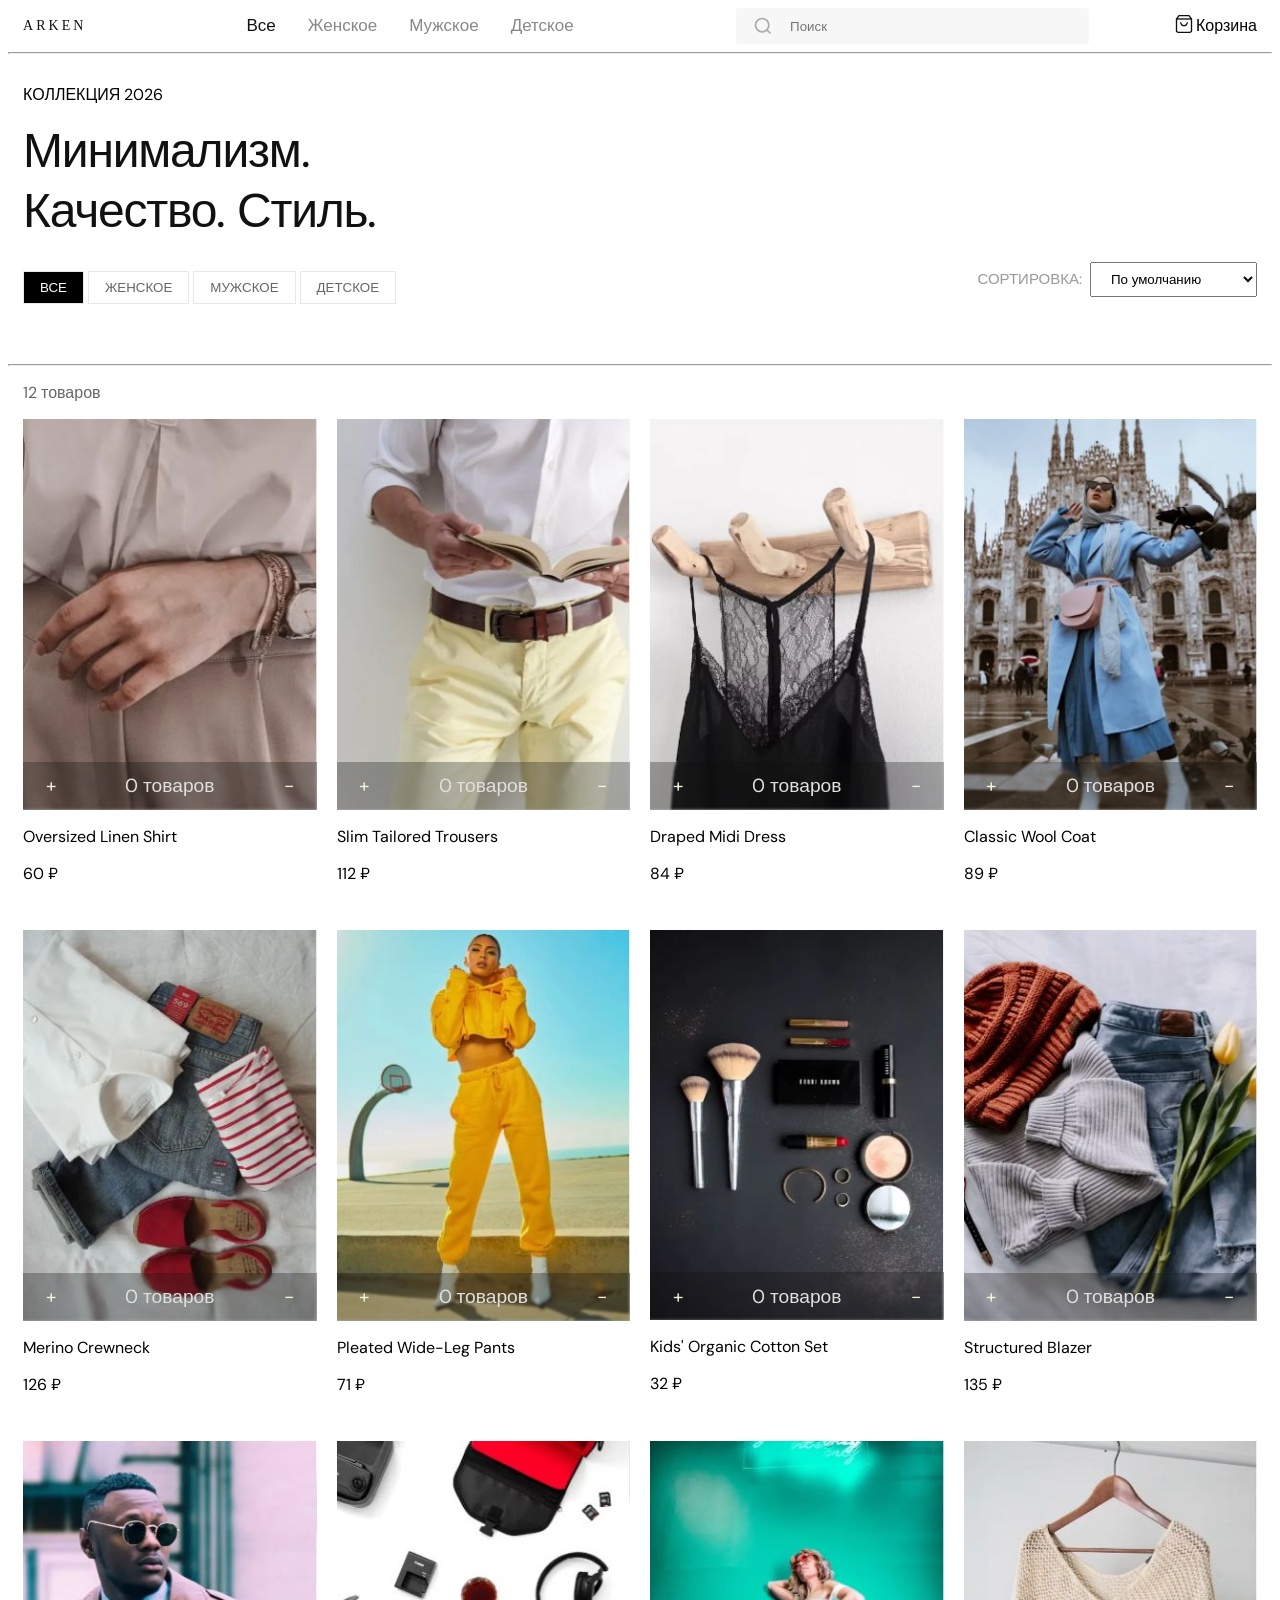
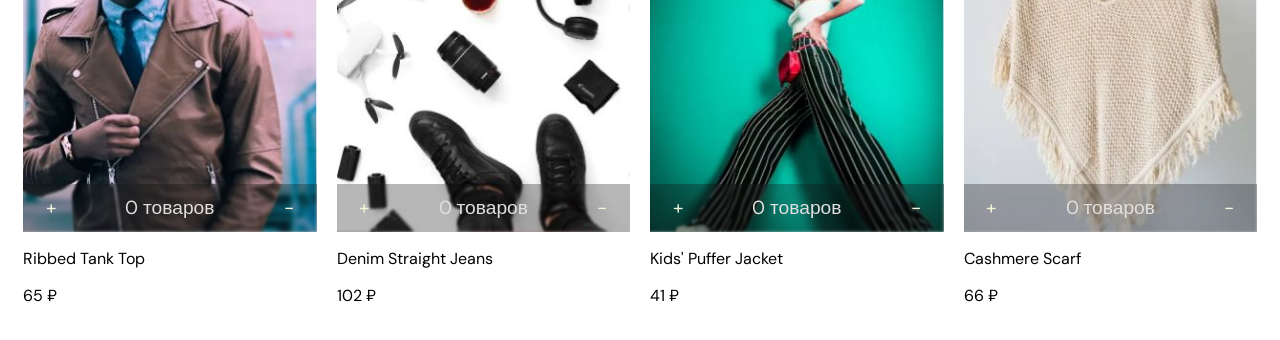
<file: index.html>
<!DOCTYPE html>
<html lang="en">
<head>
    <meta charset="UTF-8">
    <meta name="viewport" content="width=device-width, initial-scale=1.0">
    <link rel="stylesheet" href="CSS/fonts.css">
    <link rel="stylesheet" href="CSS/style.css">
    <title>ARKEN</title>
</head>
<body>
    <header class="header">
        <nav class="navigation"> 
            <div class="container">
                <div class="nav-block">
                    <a href="#"><img src="images/ARKEN.svg" class="logo" alt="ARKEN"></img></a>
                    <div class="nav-left">
                        <button class="np act" value="all">Все</button>
                        <button class="np" value="women">Женское</button>
                        <button class="np" value="men">Мужское</button>
                        <button class="np" value="baby">Детское</button>
                    </div>
                    <div class="nav-right">
                        <div class="search-wrapper">
                            <input type="text" class="poisk" placeholder="Поиск">
                        </div>
                        <div class="korzin-wrapper">
                            <a href="index2.html"><img class="korr" src="images/SVG (1).svg" alt="">
                                <a href="index2.html" class="korz">Корзина</a>
                                <div class="korz__btn" style="display: none;">
                                    <svg xmlns="http://www.w3.org/2000/svg" width="16" height="16" fill="currentColor" class="bi bi-circle-fill" viewBox="0 0 16 16">
                                    <circle cx="8" cy="8" r="8"/>
                                </svg>
                                <p class="korZzz">.</p>    
                                </div></a>
                        </div>
                    </div>
                </div>
            </div>  
        </nav>
        <hr>
    </header>
    <main class="main">
        <section class="about">
            <div class="container">
                <div class="about-title">
                    <p>КОЛЛЕКЦИЯ 2026</p>
                    <p class="about-text">Минимализм. Качество. Стиль.</p>
                </div>
                <button class="filter__toggle" id="filterToggle">
                    <svg xmlns="http://www.w3.org/2000/svg" width="16" height="16" fill="currentColor" class="bi bi-filter" viewBox="0 0 16 16">
                        <path d="M6 10.5a.5.5 0 0 1 .5-.5h3a.5.5 0 0 1 0 1h-3a.5.5 0 0 1-.5-.5m-2-3a.5.5 0 0 1 .5-.5h7a.5.5 0 0 1 0 1h-7a.5.5 0 0 1-.5-.5m-2-3a.5.5 0 0 1 .5-.5h11a.5.5 0 0 1 0 1h-11a.5.5 0 0 1-.5-.5"/>
                    </svg>
                    <span>ФИЛЬТРЫ</span>
                </button>
                <div class="abtstn" id="filterPanel">
                    <div class="about-buttons">
                        <button class="btns active" value="all">Все</button>
                        <button class="btns" value="women">Женское</button>
                        <button class="btns" value="men">Мужское</button>
                        <button class="btns" value="baby">Детское</button>
                    </div>
                    <div class="filt-sort">
                        <p class="filter-text">Сортировка:</p>
                        <select name="" id="myselect1" class="select1">
                            <option value="def-item" selected>По умолчанию</option>
                            <option value="sm-item" >Сначала дешевле</option>
                            <option value="bg-item" >Сначала дороже</option>
                        </select>
                    </div>
                </div>
            </div>
        </section>
        <hr>
        <section class="products">
            <div class="container">
                <p class="product-title">12 товаров</p>
                <div class="product-grid">
                    <div class="product-grid-item" value="60" data-id="1" data-name="Oversized Linen Shirt" data-price="60" data-img="images/main/Oversized Linen Shirt.jpg">
                        <div class="image-wrapper">
                            <img class="product-photo" src="images/main/Oversized Linen Shirt.jpg" alt="Linen Shirt">
                            <div class="ddact">
                                <p class="prplus">+</p>
                                <span class="price">0 товаров</span>
                                <p class="prmin">-</p>
                            </div>
                        </div>
                            <p>Oversized Linen Shirt</p>
                            <p>60 ₽</p>
                        </div>
                    <div class="product-grid-item" value="112" data-id="2" data-name="Slim Tailored Trousers" data-price="112" data-img="images/main/Slim Tailored Trousers.jpg">
                        <div class="image-wrapper">
                            <img class="product-photo" src="images/main/Slim Tailored Trousers.jpg" alt="Trousers">
                            <div class="ddact">
                                <p class="prplus">+</p>
                                <span class="price">0 товаров</span>
                                <p class="prmin">-</p>
                            </div>
                        </div>
                        <p>Slim Tailored Trousers</p>
                        <p>112 ₽</p>
                    </div>
                    <div class="product-grid-item" value="84" data-id="3" data-name="Draped Midi Dress" data-price="84" data-img="images/main/Draped Midi Dress.jpg" >
                        <div class="image-wrapper">
                            <img class="product-photo" src="images/main/Draped Midi Dress.jpg" alt="Draped Midi">
                            <div class="ddact">
                                <p class="prplus">+</p>
                                <span class="price">0 товаров</span>
                                <p class="prmin">-</p>
                            </div>
                        </div>
                        <p>Draped Midi Dress</p>
                        <p>84 ₽</p>
                    </div>
                    <div class="product-grid-item" value="89" data-id="4" data-name="Classic Wool Coat" data-price="89" data-img="images/main/Classic Wool Coat.jpg">
                        <div class="image-wrapper">
                            <img class="product-photo" src="images/main/Classic Wool Coat.jpg" alt="Wool Coat">
                            <div class="ddact">
                                <p class="prplus">+</p>
                                <span class="price">0 товаров</span>
                                <p class="prmin">-</p>
                            </div>
                        </div>
                        <p>Classic Wool Coat</p>
                        <p>89 ₽</p>
                    </div>
                    <div class="product-grid-item" value="126" data-id="5" data-name="Merino Crewneck" data-price="126" data-img="images/main/Merino Crewneck.jpg">
                        <div class="image-wrapper">
                            <img class="product-photo" src="images/main/Merino Crewneck.jpg" alt="Merino Crewneck">
                            <div class="ddact">
                                <p class="prplus">+</p>
                                <span class="price">0 товаров</span>
                                <p class="prmin">-</p>
                            </div>
                        </div>
                        <p>Merino Crewneck</p>
                        <p>126 ₽</p>
                    </div>
                    <div class="product-grid-item" value="71" data-id="6" data-name="Pleated Wide-Leg Pants" data-price="71" data-img="images/main/Pleated Wide-Leg Pants.jpg">
                        <div class="image-wrapper">
                            <img class="product-photo" src="images/main/Pleated Wide-Leg Pants.jpg" alt="Pants">
                            <div class="ddact">
                                <p class="prplus">+</p>
                                <span class="price">0 товаров</span>
                                <p class="prmin">-</p>
                            </div>

                        </div>
                        <p>Pleated Wide-Leg Pants</p>
                        <p>71 ₽</p>
                    </div>
                    <div class="product-grid-item" value="32" data-id="7" data-name="Kids' Organic Cotton Set" data-price="32" data-img="images/main/Kids' Organic Cotton Set.jpg">
                        <div class="image-wrapper">
                            <img class="product-photo" src="images/main/Kids' Organic Cotton Set.jpg" alt="Kids set">
                            <div class="ddact">
                                <p class="prplus">+</p>
                                <span class="price">0 товаров</span>
                                <p class="prmin">-</p>
                            </div>

                        </div>
                        <p>Kids' Organic Cotton Set</p>
                        <p>32 ₽</p>
                    </div>
                    <div class="product-grid-item" value = "135" data-id="8" data-name="Structured Blazer" data-price="135" data-img="images/main/Structured Blazer.jpg">
                        <div class="image-wrapper">
                            <img class="product-photo" src="images/main/Structured Blazer.jpg" alt="Blazer">
                            <div class="ddact">
                                <p class="prplus">+</p>
                                <span class="price">0 товаров</span>
                                <p class="prmin">-</p>
                            </div>

                        </div>
                        <p>Structured Blazer</p>
                        <p>135 ₽</p>
                    </div>
                    <div class="product-grid-item" value = "65" data-id="9" data-name="Ribbed Tank Top" data-price="65" data-img="images/main/Ribbed Tank Top.jpg">
                        <div class="image-wrapper">
                            <img class="product-photo" src="images/main/Ribbed Tank Top.jpg" alt=" Tank top">
                            <div class="ddact">
                                <p class="prplus">+</p>
                                <span class="price">0 товаров</span>
                                <p class="prmin">-</p>
                            </div>

                        </div>
                        <p>Ribbed Tank Top</p>
                        <p>65 ₽</p>
                    </div>
                    <div class="product-grid-item" value = "102" data-id="10" data-name="Denim Straight Jeans" data-price="102" data-img="images/main/Denim Straight Jeans.jpg">
                        <div class="image-wrapper">
                            <img class="product-photo" src="images/main/Denim Straight Jeans.jpg" alt="Jeans">
                            <div class="ddact">
                                <p class="prplus">+</p>
                                <span class="price">0 товаров</span>
                                <p class="prmin">-</p>
                            </div>

                        </div>
                        <p>Denim Straight Jeans</p>
                        <p>102 ₽</p>
                    </div>
                    <div class="product-grid-item" value = "41" data-id="11" data-name="Kids' Puffer Jacket" data-price="41" data-img="images/main/Kids' Puffer Jacket.jpg">
                        <div class="image-wrapper">
                            <img class="product-photo" src="images/main/Kids' Puffer Jacket.jpg" alt="Puffer Jacket">
                            <div class="ddact">
                                <p class="prplus">+</p>
                                <span class="price">0 товаров</span>
                                <p class="prmin">-</p>
                            </div>

                        </div>
                        <p>Kids' Puffer Jacket</p>
                        <p>41 ₽</p>
                    </div>
                    <div class="product-grid-item" value = "66" data-id="12" data-name="Cashmere Scarf" data-price="66" data-img="images/main/Cashmere Scarf.jpg">
                        <div class="image-wrapper">
                            <img class="product-photo" src="images/main/Cashmere Scarf.jpg" alt="Scarf">
                            <div class="ddact">
                                <p class="prplus">+</p>
                                <span class="price">0 товаров</span>
                                <p class="prmin">-</p>
                            </div>

                        </div>
                        <p>Cashmere Scarf</p>
                        <p>66 ₽</p>
                    </div>
                </div>
            </div>
        </section>
    </main>
    <script src="JS/main.js"></script>
</body>
</html>
</file>
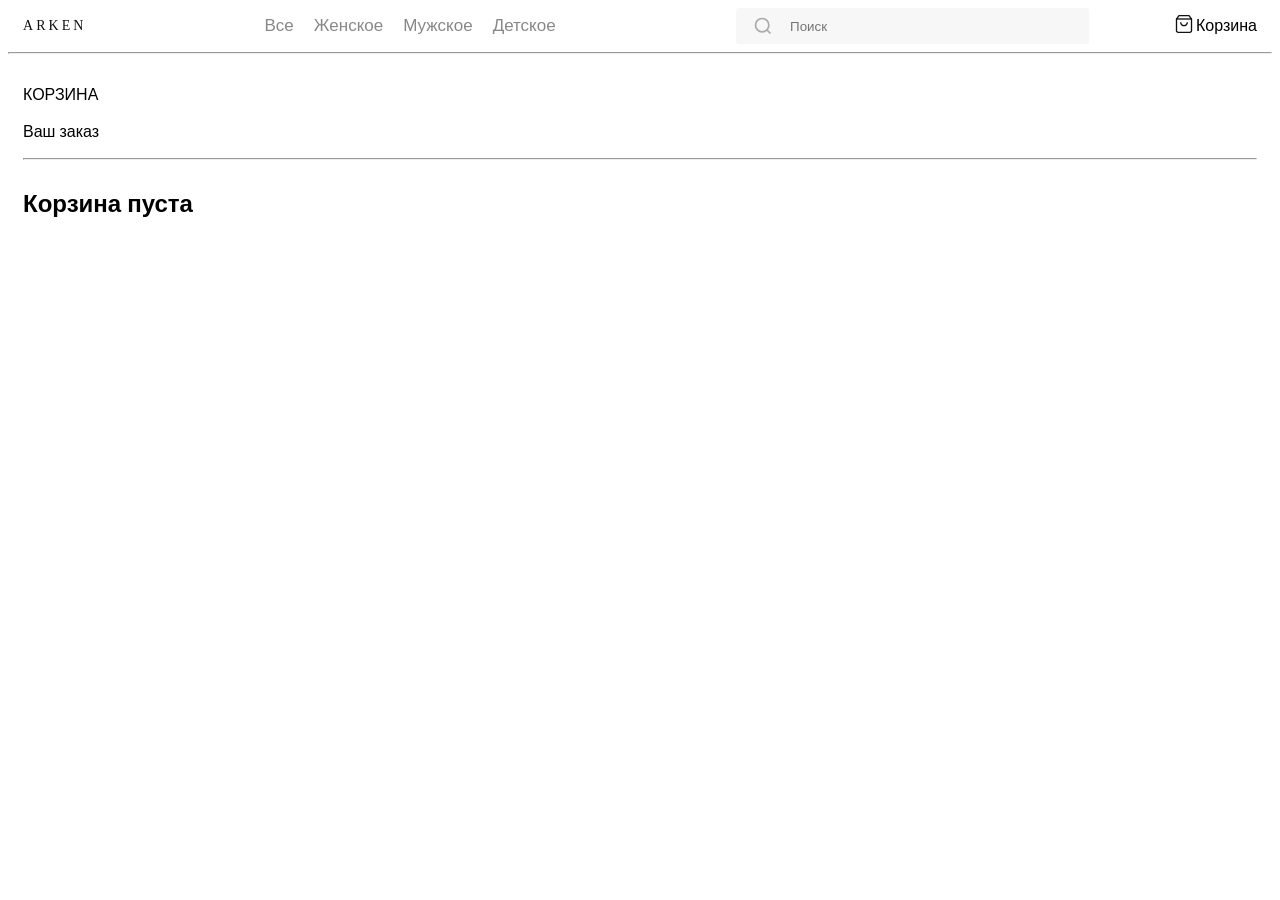
<file: index2.html>
<!DOCTYPE html>
<html lang="en">
<head>
    <meta charset="UTF-8">
    <meta name="viewport" content="width=device-width, initial-scale=1.0">
    <link rel="stylesheet" href="CSS/fonts.css">
    <link rel="stylesheet" href="CSS/style.css">
    <title>Корзина</title>
</head>
<body>
    <header class="header">
        <nav class="navigation"> 
            <div class="container">
                <div class="nav-block">
                    <a href="index.html"><img src="images/ARKEN.svg" class="logo" alt="ARKEN"></img></a>
                    <div class="nav-left">
                        <a href="#" class="np">Все</a>
                        <a href="#" class="np">Женское</a>
                        <a href="#" class="np">Мужское</a>
                        <a href="#" class="np">Детское</a>
                    </div>
                    <div class="nav-right">
                        <div class="search-wrapper">
                            <input type="text" class="poisk" placeholder="Поиск">
                        </div>
                        <div class="korzin-wrapper">
                            <a href="index2.html"><img class="korr" src="images/SVG (1).svg" alt="">
                                <a href="index2.html" class="korz">Корзина</a>
                                <div class="korz__btn" style="display: none;">
                                    <svg xmlns="http://www.w3.org/2000/svg" width="16" height="16" fill="currentColor" class="bi bi-circle-fill" viewBox="0 0 16 16">
                                    <circle cx="8" cy="8" r="8"/>
                                </svg>
                                <p class="korZzz">.</p>    
                                </div></a>
                        </div>
                    </div>
                </div>
            </div>  
        </nav>
        <hr>
    </header>
    <main class="main">
        <section class="about">
            <div class="container">
                <div class="about-title">
                    <p>КОРЗИНА</p>
                    <p>Ваш заказ</p>
                </div>
                <div class="cart-names">
                    <p>Товар</p>
                    <p>Количество</p>
                    <p>Сумма</p>
                </div>
                <hr>
                <div class="pepz">
                    <div class="korzinGrid">
                        
                    </div>
                    <div class="zakaz">
                
                    </div>
                </div>
            </div>
        </section>
    </main>
    <script src="JS/cart.js"></script>
</body>
</html>
</file>
<file: CSS/fonts.css>
@font-face {
    font-family: DM Sans;
    src: local("DM Sans"),
    url("../fonts/DMSans-Regular.woff2") format('woff2'),
    url("../fonts/DMSans-Regular.woff") format('woff'),
    url("../fonts/DMSans-Regular.eot") format('eot');
    font-weight: 400;
    font-style: normal;
    font-display: swap;
}
</file>
<file: CSS/style.css>
body{
    font-family: 'DM Sans', sans-serif;
}
.container{
    max-width: 1310px;
    padding: 0 15px;
    margin: 0 auto;
    height: 100%;
}

a{
    text-decoration: none;
    color: inherit;
    cursor: pointer;
}


.nav-block{
    display: flex;
    flex-direction: row;
    /* justify-content: center; */
    align-items: center;
    width: 100%;
}

.nav-left{
    font-size: 16px;
display: flex;
align-items: center;
gap: 20px;
margin-left: auto;
margin-right: auto;
transition: all .3s;
}

.nav-right{
display: flex;
align-items: center;
/* gap: 20px; */
/* margin-right: auto; */

}
.logo{
    font-weight: bold;
    font-size: 24px;
}
.np{
    color: #888888FF;
    cursor: pointer;
    background-color: transparent;
    box-sizing: border-box;
    border: none;
    line-height: 1.5;
    font-size: 17px;
    transition: all .3s;
}
.np:hover{
    color: #111111FF;
}
.act{
    color: #111111FF;
}

.search-wrapper{
    display: flex;
    align-items: center;
    padding: 8px 17px;
    max-width: 320px;
    background-color: #f7f7f7FF;
    border-radius: 3px ;
    margin-right: 70px;
}

.poisk{
    border: none;
    outline: none;
    background-color: transparent;
    width: 280px;
}

.search-wrapper::before{
    content: "";
    display: block;
    width: 20px;
    height: 20px;
    background: url('../images/SVG.svg');
    background-repeat: no-repeat;
    background-position: center;
    background-size: contain;
    margin-right: 15px;
    z-index: 2;
}
.korzin-wrapper{
    display: flex;
    align-items: center;
}
.korr{
    margin-left: 15px;
    margin-right: 2px;
}
.korz{
    line-height: 1.5;
    margin-left: auto;
}
.korz__btn{
    position: relative;
}
.korZzz{
    position: absolute;
    top: 0%;
    left: 50%;
    transform: translate(-50%, -70%);
    font-size: 10px;
    color: white;
}
/* ........................................................................ */

.about{
    margin-top: 30px;
    margin-bottom: 60px;
}
.abtstn{
    display: flex;
    flex-direction: row;
    justify-content: space-between  ;
    align-items: end;
}
.about-title{
    /* display: flex;
    flex-direction: column; */

}
.about-text{
    letter-spacing: -1.2px;
    font-size: 48px;
    line-height: 1.25;
    color: #111111FF;
    max-width: 355px;
    margin: 0;
}
.filter__toggle{
    display: none;
    align-items: center;
    justify-content: start;
    width: 100%;
    background-color: transparent;
    border: 1px;
    border-radius: 4px;
    font-size: 14px;
    cursor: pointer;
    transition: all .3s;
}
.abtstn{

}
.filt-sort{
    display: flex;
    align-items: center;
    gap: 8px;
}
.filter-text{
    color: #999999FF;
    text-transform: uppercase;
    font-size: 15px;
}
.select1{
padding: 8px 16px;
}
.btns{
    padding: 8px 16px;
    margin-top: 30px;
    background-color: transparent;
    text-transform: uppercase;
    color: #666666FF;
border: 1px solid #e8e8e8FF;
transition: all .3s;
}

.btns:hover{
    box-shadow: 0 0 0 1px #111111FF;
}
.active{
    background-color: black;
    color: white;
}
/* ................................................................................ */

.products{

}
.product-title{
    color: #666666FF;
}
.product-grid{
    display: grid;
    grid-template:repeat(3,1fr)/repeat(4,1fr) ;
    grid-gap: 20px;
}
.product-grid-item{
    padding: 0;
    margin-bottom: 10px;

}
.image-wrapper{
    position: relative;
    width: 100%;
    overflow: hidden;
}
.image-wrapper img{
    width: 100%;
    height: auto;
    display: block;
}

.product-photo{
    width: 100%;
    height: auto;
    display: block;
    transition: all .3s;
}
.ddact{
    position: absolute;
    background: rgba(17, 17, 17, 0.300);
    backdrop-filter: blur(1px);
    bottom: 0;
    left: 0;
    right: 0;
    z-index: 2;
    width: 100%;
    height: auto;
    display: flex; 
    flex-direction: row;
    justify-content: space-between;
    color: beige; 
    padding: 4% 6%;
    gap: 2%;
    box-sizing: border-box;
    /* align-items: ce; */
}
.prplus, .prmin{
    margin: 0;
    padding: 0 2%;
    font-size: clamp(14px, 1.5vw,22px);
    cursor: pointer;
    flex-shrink: 0;
    /* flex: 1;
    text-align: center; */
}


.price{
    flex: 1;
    padding: 0 2%;
    font-size: clamp(14px, 1.5vw,22px);
    white-space: nowrap;
    align-items: center;
    text-align: center;
    justify-content: center;
    /* margin-right: 54px; */
    flex-direction: row;
    color: rgb(226, 223, 223);
}

/* ............................................. */
.pepz {
  display: grid;
  grid-template-columns: 1fr 350px;
  gap: 40px;
  align-items: start;
}
.cart-names {
  display: grid;
  grid-template-columns: 1fr 1fr 1fr;
  gap: 50px;
  align-items: center;
  justify-items: center;
}

.korzinGrid{
    display: grid;
    grid-template-columns: auto;
    grid-template-rows: auto;
    grid-gap: 30px;

}
.cart-item{
display: grid;
grid-template-columns: 100px 2fr 1fr 1px 1fr 1fr;
justify-content: space-between;
gap: 6px;
}
.cart-img{
    max-width: 80px;
    max-height: 90px;
}
.cccount{
    display: flex;
    flex-shrink: 1;
    max-height: 50px;
    align-items: center;
    gap: 10px;
    box-shadow: 0 0 0 1px #e8e8e8;
    max-width: 100px;
    justify-content: space-evenly;
    cursor: pointer;
    padding: 0;
    margin: 0;
}
.plus{
    transition: all .3s;
    padding: 10px;
}
.minus{
    transition: all .3s;
    padding: 10px;
}
.plus:hover{
    background-color: #f7f7f7;
}
.minus:hover{
    background-color: #f7f7f7;
}
.close-item{
    cursor: pointer;
    display: flex;
    justify-content: center;
}

/* ............................................................... */
.zakaz{
    display: grid;
    max-height: 315px;
    max-width: 350px;
    background-color: #f7f7f7;
    padding: 2rem;
    align-items: center;
}
.zakaz-title{
    color: #999;
    font-size: 16px;
}
.zakaz-product{
    color: #3a3a3a;
    font-size: 13px;
}
.product-price{
    font-size: 13px;

}
.dostavka{
    color: #aaa;
    font-size: 11px;
}
.registr{
    padding:10px 40px;
    border: none;
    color: white;
    background-color: #111;
    font-size: 15px;
    align-items: center;
    text-align: center;
}
.registr:hover{
    background-color: #333;
}
.ppe-prd{
display: flex;
justify-content: space-between;
max-width: 280px;
}
.perp{
display: flex;
justify-content: space-between;
max-width: 280px;
}


/* ............................................................................... */
@media(max-width:976px){
    .nav-left{
        gap: 1px;
        margin: 0 10px;
    }
    .np{
        font-size: 13px;
    }
    .search-wrapper{
        padding: 6px 5px;
        margin-right: 0;
    }
    .korz{
        font-size: 13px;
    }
    .cart-item{
        align-items: center;
    }
.cccount{
    max-height: 35px;
    margin: 0 6px;
}
.ccount-text{
    font-size: 15px;
}
}

@media(max-width:768px){
    .logo{
        margin-right: 8px;
        order: 1;
    }
    .nav-block{
        display: flex;
        flex-wrap: wrap;
        justify-content: space-between;
        align-items: center;
    }
    .korzin-wrapper{
        display: flex;
        order: 2;
        align-items: center;
    }
    .nav-right{
        display: contents;
    }
.nav-left{
    display: none;
}
.search-wrapper{
    order: 3;
    width: 100%;
    max-width: 100%;
    margin: 10px 0 0;
    padding: 8px 17px;
    box-sizing: border-box;
}
.search-wrapper .poisk{
    width: 100%;
}


.filter__toggle{
    display: flex;
    margin-top: 25px;
    padding: 7px;
    /* box-shadow: 0 0 0 2px; */
}
.open{
    background-color: #dfddddb0;
    background-size: 100%;
}
.product-grid{
    grid-template-columns:repeat(2,1fr) ;
    }
.abtstn{
    display: none;
    flex-direction: column;
    gap: 16px;
    padding: 16px 0;
}
.about-buttons{
    display: flex;
    flex-direction: row;
    gap: 5px;
    margin-bottom: 10px;
}
.btns{
    padding: 6px 9px;
    max-width: 100%;
}
.about-text{
    font-size: 33px;
}
.cart-names{
    display: none;
}
.pepz{
    display: flex;
    flex-direction: column;
    
}
.korzinGrid{
    display: flex;
    flex-direction: column;
}
.cart-item{
    align-items: center;
}
.cart-item > p{
    font-size: 15px;
}
.cccount{
    max-height: 35px;
    margin: 0 6px;
}
.ccount-text{
    display: none;
}
.zakaz{
    width: 100%;
    max-width: 100%;
    box-sizing: border-box;
}
.ppe-prd{
max-width:none;
}
.perp{
    max-width: none;
}
}

@media(max-width:393px){
    .logo{
        margin-bottom: 2px;
    }
    .about-text{
        font-size: 21px;
    }
    .product-grid{
    grid-template-columns:repeat(2,1fr) ;
    }
    .about{
    margin-top: 30px;
    margin-bottom: 20px;
}
    .btns{
        padding: 6px 7px;
        font-size: 12px;
    }
    .filter-text{
        font-size: 13px;
    }
    .select1{
        padding: 5px 7px;
    }
    .cart-item > p{
    font-size: 14px;
}
}
</file>
